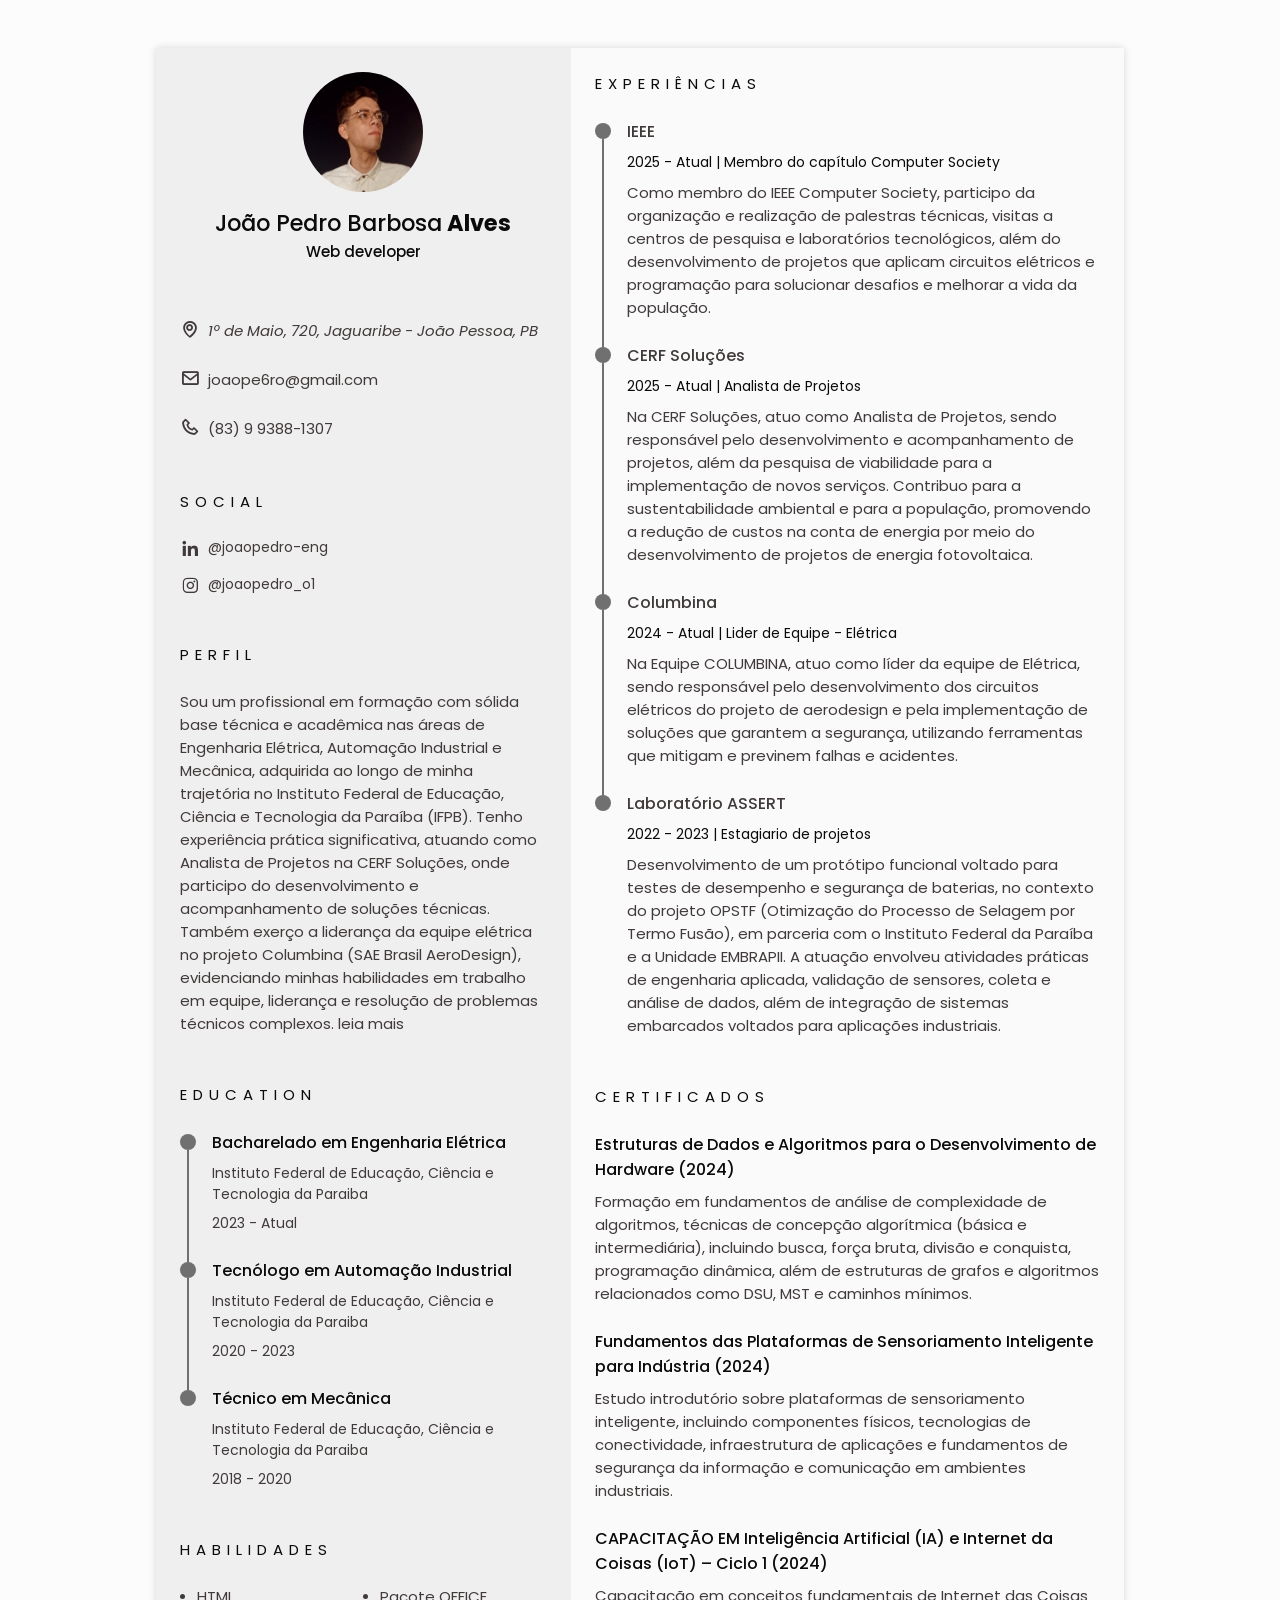
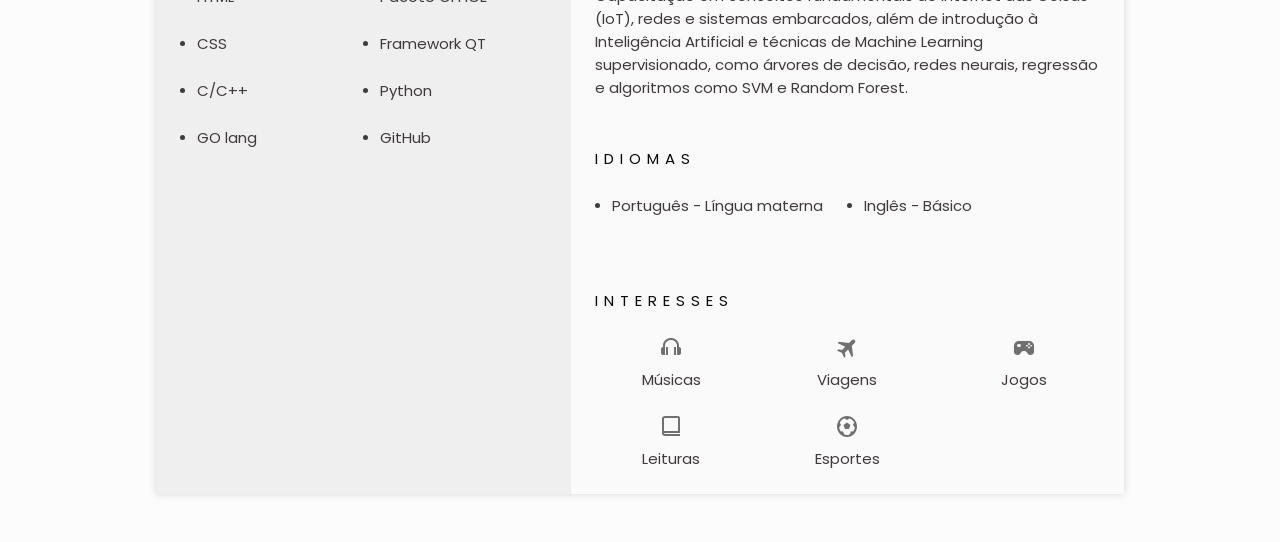
<file: index.html>
<!DOCTYPE html>
<html lang="en">
<head>
    <meta charset="UTF-8">
    <meta http-equiv="X-UA-Compatible" content="IE=edge" />
    <meta name="viewport" content="width=device-width, initial-scale=1.0">

    <!--======== BOX ICONS ========-->
    <link rel="stylesheet" href="https://cdn.jsdelivr.net/npm/boxicons@latest/css/boxicons.min.css">

    <!--=========== CSS ===========-->
    <link rel="stylesheet" type="text/css" href="styles/styles.css">

    <title>Responsive resume cv</title>
</head>

<body>
    <main class="l-main bd-container">
        <div class="resume">
            <div class="resume_left">
                <!--========== HOME ==========-->
                <section class="home" id="home">
                    <div class="home_container section bd-grid">
                        <div class="home_data">
                            <img src="imgs/Perfil.jpg" alt="Perfil" class="home_img">
                            <h1 class="home_title">João Pedro Barbosa<strong> Alves</strong></h1>
                            <h3 class="home_profession">Web developer</h3>
                        </div>

                        <div class="home_address">
                            <span class="home_infomation">
                                <a href="https://maps.app.goo.gl/ZeMB1B24G6KZFzXH8" target="_blank" class="home_link">
                                    <i class='bx bx-map section_icon' ></i> 
                                    <address>1º de Maio, 720, Jaguaribe - João Pessoa, PB</address>
                                </a>
                            </span>
                            <span class="home_infomation">
                                <a href="mailto:joaope6ro@gmail.com" target="_blank" class="home_link">
                                    <i class='bx bx-envelope section_icon' ></i>joaope6ro@gmail.com
                                </a>
                            </span>
                            <span class="home_infomation">
                                <a href="tel:+5583993881307" target="_blank" class="home_link">
                                    <i class='bx bx-phone section_icon' ></i>(83) 9 9388-1307
                                </a>
                            </span>
                        </div>
                    </div>
                </section>

                <!--========== SOCIAL ==========-->
                <section class="social section" id="social">
                    <h2 class="section_title">SOCIAL</h2>
                    <div class="social_container bd-grid">
                        <a href="https://www.linkedin.com/in/joaopedro-eng" target="_blank" class="social_link">
                            <i class='bx bxl-linkedin section_icon' ></i>@joaopedro-eng
                        </a>
                        <a href="https://www.instagram.com" target="_blank" class="social_link">
                            <i class='bx bxl-instagram section_icon' ></i>@joaopedro_o1
                        </a>
                    </div>
                </section>

                <!--==================== PROFILE ====================-->
                <section class="profile section" id="profile">
                    <h2 class="section_title">Perfil</h2>
                    <p class="profile_description">
                        Sou um profissional em formação com sólida base técnica e acadêmica nas áreas de Engenharia Elétrica, 
                        Automação Industrial e Mecânica, adquirida ao longo de minha trajetória no Instituto Federal de 
                        Educação, Ciência e Tecnologia da Paraíba (IFPB). Tenho experiência prática significativa, atuando como 
                        Analista de Projetos na CERF Soluções, onde participo do desenvolvimento e acompanhamento de soluções técnicas. 
                        Também exerço a liderança da equipe elétrica no projeto Columbina (SAE Brasil AeroDesign), evidenciando minhas 
                        habilidades em trabalho em equipe, liderança e resolução de problemas técnicos complexos.
                        <a href="pages/resumo.html" class="home_link"> leia mais</a></p>
                    </p>
                </section>

                <!--=================== EDUCATION ===================-->
                <section class="education section" id="education">
                    <h2 class="section_title">EDUCATION</h2>

                    <div class="education_container bd-grid">

                        <div class="education_content">
                            <div class="education_time">
                                <span class="education_rounder"></span>
                                <span class="education_line"></span>
                            </div>

                            <div class="education_data bd-grid">
                                <h3 class="education_title">Bacharelado em Engenharia Elétrica</h3>
                                <span class="education_studies">
                                    <a href="https://www.ifpb.edu.br" class="education_link">
                                        Instituto Federal de Educação, Ciência e Tecnologia da Paraiba
                                    </a>
                                </span>
                                <span class="education_year">2023 - Atual</span>
                            </div>
                        </div>

                        <div class="education_content">
                            <div class="education_time">
                                <span class="education_rounder"></span>
                                <span class="education_line"></span>
                            </div>

                            <div class="education_data bd-grid">
                                <h3 class="education_title">Tecnólogo em Automação Industrial</h3>
                                <span class="education_studies">
                                    <a href="https://www.ifpb.edu.br" class="education_link">
                                        Instituto Federal de Educação, Ciência e Tecnologia da Paraiba
                                    </a>
                                </span>
                                <span class="education_year">2020 - 2023</span>
                            </div>
                        </div>

                        <div class="education_content">
                            <div class="education_time">
                                <span class="education_rounder"></span>
                                <!--<span class="education_line"></span>-->
                            </div>

                            <div class="education_data bd-grid">
                                <h3 class="education_title">Técnico em Mecânica</h3>
                                <span class="education_studies">
                                    <a href="https://www.ifpb.edu.br" class="education_link">
                                        Instituto Federal de Educação, Ciência e Tecnologia da Paraiba
                                    </a>
                                </span>
                                <span class="education_year">2018 - 2020</span>
                            </div>
                        </div>
                    </div>
                </section>

                <!--========================= SKILLS =========================-->
                <section class="skills section" id="skills">
                    <h2 class="section_title">Habilidades</h2>

                    <div class="skills_content bd-grid">
                        <ul class="skills_data">
                            <li class="skills_name">
                                <span class="skills_circle"></span> HTML
                            </li>

                            <li class="skills_name">
                                <span class="skills_circle"></span> CSS
                            </li>

                            <li class="skills_name">
                                <span class="skills_circle"></span> C/C++
                            </li>

                            <li class="skills_name">
                                <span class="skills_circle"></span> GO lang
                            </li>
                        </ul>

                        <ul class="skills_data">
                            <li class="skills_name">
                                <span class="skills_circle"></span> Pacote OFFICE
                            </li>

                            <li class="skills_name">
                                <span class="skills_circle"></span> Framework QT
                            </li>

                            <li class="skills_name">
                                <span class="skills_circle"></span> Python
                            </li>

                            <li class="skills_name">
                                <span class="skills_circle"></span> GitHub
                            </li>
                        </ul>
                    </div>
                </section>
            </div>

            <div class="resume_right">
                <!--=============== EXPERIENCE ===============-->
                <section class="experience section" id="experience">
                    <h2 class="section_title">Experiências</h2>

                    <div class="experience_container bd-grid">

                        <div class="experience_content">
                            <div class="experience_time">
                                <span class="experience_rounder"></span>
                                <span class="experience_line"></span>
                            </div>

                            <div class="experience_data bd-grid">
                                <h3 class="experience_title"><a href="https://www.computer.org/" target="_blank" rel="noopener noreferrer" class="education_link">IEEE</a></h3>
                                <span class="experience_company">2025 - Atual | Membro do capítulo Computer Society</span>
                                <p class="experience_description">Como membro do IEEE Computer Society, participo da organização 
                                    e realização de palestras técnicas, visitas a centros de pesquisa e laboratórios tecnológicos, 
                                    além do desenvolvimento de projetos que aplicam circuitos elétricos e programação para 
                                    solucionar desafios e melhorar a vida da população.</p>
                            </div>
                        </div>

                        <div class="experience_content">
                            <div class="experience_time">
                                <span class="experience_rounder"></span>
                                <span class="experience_line"></span>
                            </div>

                            <div class="experience_data bd-grid">
                                <h3 class="experience_title">
                                    <a href="https://www.cerfsolucoes.com.br/" target="_blank" rel="noopener noreferrer" class="education_link">
                                        CERF Soluções
                                    </a>
                                </h3>
                                <span class="experience_company">2025 - Atual | Analista de Projetos</span>
                                <p class="experience_description">Na CERF Soluções, atuo como Analista de Projetos, sendo responsável 
                                    pelo desenvolvimento e acompanhamento de projetos, além da pesquisa de viabilidade para a 
                                    implementação de novos serviços. Contribuo para a sustentabilidade ambiental e para a população, 
                                    promovendo a redução de custos na conta de energia por meio do desenvolvimento de projetos de energia 
                                    fotovoltaica.</p>
                            </div>
                        </div>

                        <div class="experience_content">
                            <div class="experience_time">
                                <span class="experience_rounder"></span>
                                <span class="experience_line"></span>
                            </div>

                            <div class="experience_data bd-grid">
                                <h3 class="experience_title">
                                    <a href="https://saebrasil.org.br/programas-estudantis/aero-design-sae-brasil/" target="_blank" rel="noopener noreferrer" class="education_link">
                                        Columbina
                                    </a>
                                </h3>
                                <span class="experience_company">2024 - Atual | Lider de Equipe - Elétrica</span>
                                <p class="experience_description">Na Equipe COLUMBINA, atuo como líder da equipe de Elétrica, sendo responsável 
                                    pelo desenvolvimento dos circuitos elétricos do projeto de aerodesign e pela implementação de soluções que 
                                    garantem a segurança, utilizando ferramentas que mitigam e previnem falhas e acidentes.</p>
                            </div>
                        </div>

                        <div class="experience_content">
                            <div class="experience_time">
                                <span class="experience_rounder"></span>
                                <!--<span class="experience_line"></span>-->
                            </div>

                            <div class="experience_data bd-grid">
                                <h3 class="experience_title">
                                    <a href="https://www.ifpb.edu.br/polodeinovacao/laboratorios/assert-1" target="_blank" rel="noopener noreferrer" class="education_link">
                                        Laboratório ASSERT
                                    </a>
                                </h3>
                                <span class="experience_company">2022 - 2023 | Estagiario de projetos</span>
                                <p class="experience_description">
                                    Desenvolvimento de um protótipo funcional voltado para testes de desempenho e 
                                    segurança de baterias, no contexto do projeto OPSTF (Otimização do Processo de 
                                    Selagem por Termo Fusão), em parceria com o Instituto Federal da Paraíba e a 
                                    Unidade EMBRAPII. A atuação envolveu atividades práticas de engenharia aplicada, 
                                    validação de sensores, coleta e análise de dados, além de integração de sistemas 
                                    embarcados voltados para aplicações industriais.
                                </p>
                            </div>
                        </div>
                    </div>
                </section>

                <!--=============== CERTIFICATES ===============-->
                <section class="certificate section" id="certificate">
                    <h2 class="section_title">Certificados</h2>

                    <div class="certificate_container bd-grid">
                        <div class="certificate_content">
                            <h3 class="certificate_title">
                                Estruturas de Dados e Algoritmos para o Desenvolvimento de Hardware (2024)
                            </h3>
                            <p class="certificate_description">
                                Formação em fundamentos de análise de complexidade de algoritmos, técnicas de 
                                concepção algorítmica (básica e intermediária), incluindo busca, força bruta, 
                                divisão e conquista, programação dinâmica, além de estruturas de grafos e 
                                algoritmos relacionados como DSU, MST e caminhos mínimos.
                            </p>
                        </div>

                        <div class="certificate_content">
                            <h3 class="certificate_title">
                                Fundamentos das Plataformas de Sensoriamento Inteligente para Indústria (2024)
                            </h3>
                            <p class="certificate_description">
                                Estudo introdutório sobre plataformas de sensoriamento inteligente, incluindo 
                                componentes físicos, tecnologias de conectividade, infraestrutura de aplicações e 
                                fundamentos de segurança da informação e comunicação em ambientes industriais.
                            </p>
                        </div>

                        <div class="certificate_content">
                            <h3 class="certificate_title">
                                CAPACITAÇÃO EM Inteligência Artificial (IA) e Internet da Coisas (IoT) – Ciclo 1 (2024)</h3>
                            <p class="certificate_description">
                                Capacitação em conceitos fundamentais de Internet das Coisas (IoT), 
                                redes e sistemas embarcados, além de introdução à Inteligência Artificial 
                                e técnicas de Machine Learning supervisionado, como árvores de decisão, 
                                redes neurais, regressão e algoritmos como SVM e Random Forest.
                            </p>
                        </div>
                    </div>
                </section>

                <!--=============== LANGUAGES ===============-->
                <section class="language section" id="language">
                    <h2 class="section_title">Idiomas</h2>

                    <div class="language_container">
                        <ul class="language_content bd-grid">
                            <li class="language_name">
                                <span class="language_circle"></span> Português - Língua materna
                            </li>

                            <li class="language_name">
                                <span class="language_circle"></span> Inglês - Básico
                            </li>
                        </ul>
                    </div>
                </section>

                <!--=============== INTERESTS ===============-->
                <section class="interest section" id="interest">
                    <h2 class="section_title">interesses</h2>

                    <div class="interest_container bd-grid">
                        <div class="interest_content">
                            <i class='bx bx-headphone interest_icon'></i>
                            <span class="interest_name">Músicas</span>
                        </div>

                        <div class="interest_content">
                            <i class='bx bxs-plane-alt interest_icon' ></i>
                            <span class="interest_name">Viagens</span>
                        </div>

                        <div class="interest_content">
                            <i class='bx bxs-joystick interest_icon' ></i>
                            <span class="interest_name">Jogos</span>
                        </div>

                        <div class="interest_content">
                            <i class='bx bx-book-alt interest_icon' ></i>
                            <span class="interest_name">Leituras</span>
                        </div>

                        <div class="interest_content">
                            <i class='bx bx-football interest_icon'></i>
                            <span class="interest_name">Esportes</span>
                        </div>
                    </div>
                </section>
            </div>
        </div>
    </main>

    <!--================ SCROLLTOP ================-->
    <a href="#" class="scrolltop" id="scrolltop">
        <i class='bx bx-up-arrow-alt scrolltop_icon'></i>
    </a>
</body>
</html>
</file>
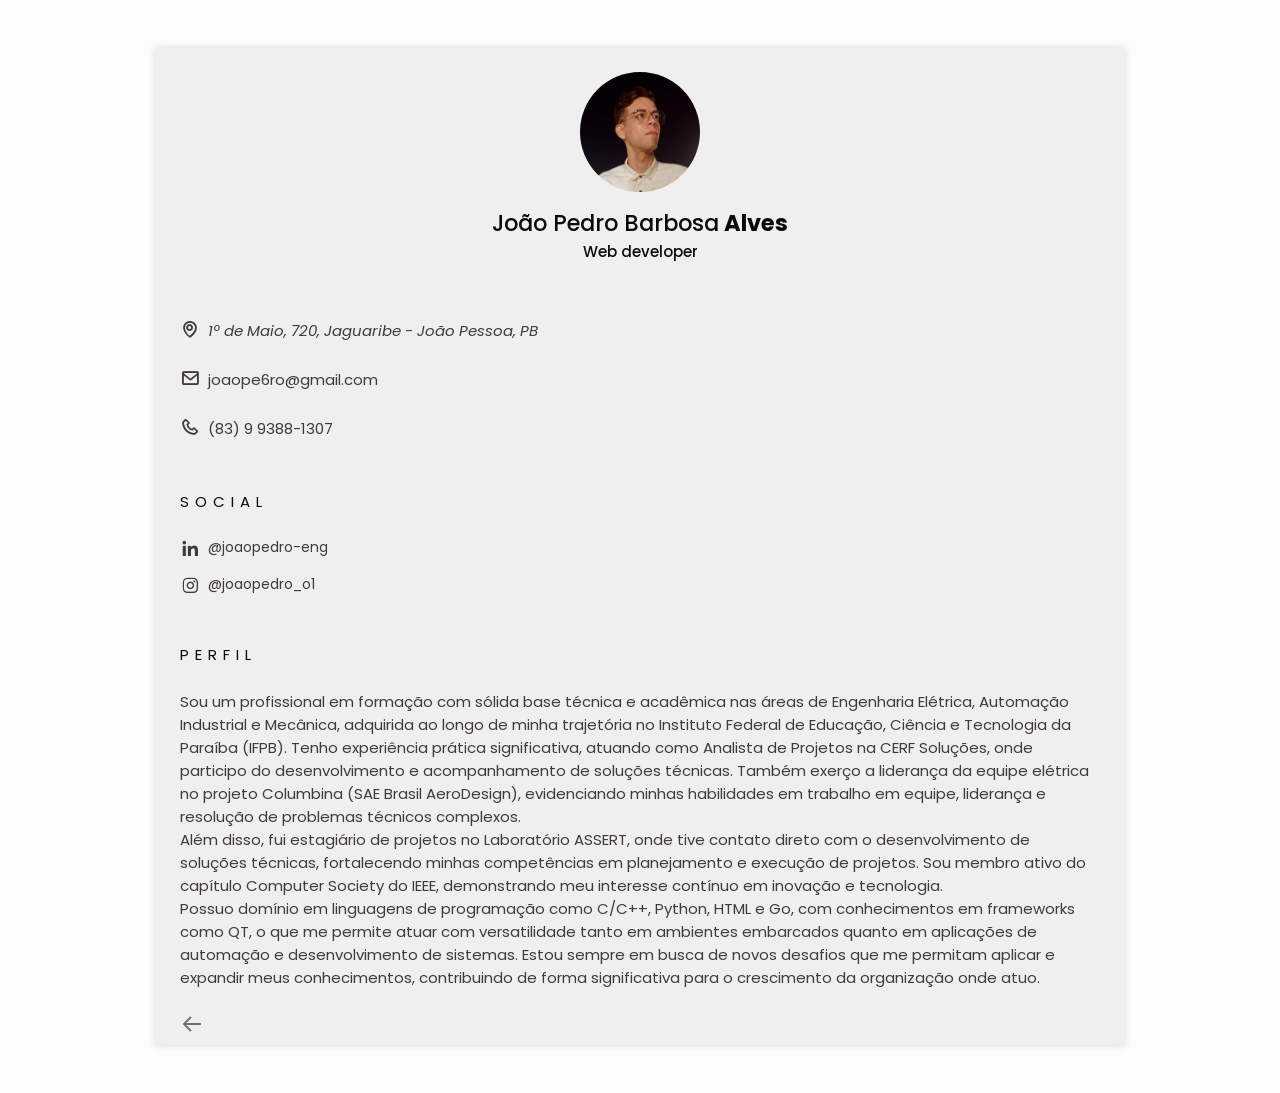
<file: pages/resumo.html>
<!DOCTYPE html>
<html lang="en">
<head>
    <meta charset="UTF-8">
    <meta http-equiv="X-UA-Compatible" content="IE=edge" />
    <meta name="viewport" content="width=device-width, initial-scale=1.0">

    <!--======== BOX ICONS ========-->
    <link rel="stylesheet" href="https://cdn.jsdelivr.net/npm/boxicons@latest/css/boxicons.min.css">

    <!--=========== CSS ===========-->
    <link rel="stylesheet" href="../styles/styles.css">

    <title>Responsive resume cv</title>
</head>

<body>
    <main class="l-main bd-container">
        <div class="resume2">
            <div class="resume_left">
                <!--========== HOME ==========-->
                <section class="home" id="home">
                    <div class="home_container section bd-grid">
                        <div class="home_data">
                            <img src="../imgs/Perfil.jpg" alt="Perfil" class="home_img">
                            <h1 class="home_title">João Pedro Barbosa<strong> Alves</strong></h1>
                            <h3 class="home_profession">Web developer</h3>
                        </div>

                        <div class="home_address">
                            <span class="home_infomation">
                                <a href="https://maps.app.goo.gl/ZeMB1B24G6KZFzXH8" target="_blank" class="home_link">
                                    <i class='bx bx-map section_icon' ></i> 
                                    <address>1º de Maio, 720, Jaguaribe - João Pessoa, PB</address>
                                </a>
                            </span>
                            <span class="home_infomation">
                                <a href="mailto:joaope6ro@gmail.com" target="_blank" class="home_link">
                                    <i class='bx bx-envelope section_icon' ></i>joaope6ro@gmail.com
                                </a>
                            </span>
                            <span class="home_infomation">
                                <a href="tel:+5583993881307" target="_blank" class="home_link">
                                    <i class='bx bx-phone section_icon' ></i>(83) 9 9388-1307
                                </a>
                            </span>
                        </div>
                    </div>
                </section>

                <!--========== SOCIAL ==========-->
                <section class="social section" id="social">
                    <h2 class="section_title">SOCIAL</h2>
                    <div class="social_container bd-grid">
                        <a href="https://www.linkedin.com/in/joaopedro-eng" target="_blank" class="social_link">
                            <i class='bx bxl-linkedin section_icon' ></i>@joaopedro-eng
                        </a>
                        <a href="https://www.instagram.com" target="_blank" class="social_link">
                            <i class='bx bxl-instagram section_icon' ></i>@joaopedro_o1
                        </a>
                    </div>
                </section>

                <!--==================== PROFILE ====================-->
                <section class="profile2 section" id="profile">
                    <h2 class="section_title">Perfil</h2>
                    <p class="profile_description">
                        Sou um profissional em formação com sólida base técnica e acadêmica nas áreas de Engenharia Elétrica, 
                        Automação Industrial e Mecânica, adquirida ao longo de minha trajetória no Instituto Federal de 
                        Educação, Ciência e Tecnologia da Paraíba (IFPB). Tenho experiência prática significativa, atuando como 
                        Analista de Projetos na CERF Soluções, onde participo do desenvolvimento e acompanhamento de soluções técnicas. 
                        Também exerço a liderança da equipe elétrica no projeto Columbina (SAE Brasil AeroDesign), evidenciando minhas 
                        habilidades em trabalho em equipe, liderança e resolução de problemas técnicos complexos.
                    </p>

                    <p class="profile_description">
                        Além disso, fui estagiário de projetos no Laboratório ASSERT, onde tive contato direto com o desenvolvimento de soluções técnicas, 
                        fortalecendo minhas competências em planejamento e execução de projetos. 
                        Sou membro ativo do capítulo Computer Society do IEEE, demonstrando meu interesse contínuo em inovação e tecnologia.
                    </p>
                    <p class="profile_description">
                        Possuo domínio em linguagens de programação como C/C++, 
                        Python, HTML e Go, com conhecimentos em frameworks como QT, 
                        o que me permite atuar com versatilidade tanto em ambientes 
                        embarcados quanto em aplicações de automação e desenvolvimento de sistemas. 
                        Estou sempre em busca de novos desafios que me permitam aplicar e expandir meus conhecimentos, 
                        contribuindo de forma significativa para o crescimento da organização onde atuo.
                    </p>
                </section>
                <a href="../index.html" class="btn"><i class='bx bx-arrow-back interest_icon'></i></a>
            </div>
        </div>
    </main>

    <!--================ SCROLLTOP ================-->
    <a href="#" class="scrolltop" id="scrolltop">
        <i class='bx bx-up-arrow-alt scrolltop_icon'></i>
    </a>
</body>
</html>
</file>
<file: styles/styles.css>
/*===== GOOGLE FONTS =====*/
@import url('https://fonts.googleapis.com/css2?family=Poppins:wght@400;500;600&display=swap');

/*===== VARIABLES CSS =====*/
:root {
    --header-height: 3rem;
    
    /*========== Colors ==========*/
    --title-color: #0B0A0A;
    --text-color: #403A3A;
    --text-color-light: #707070;
    --container-color: #FAFAFA;
    --container-color-alt: #F0EFEF;
    --body-color: #FCFCFC;
  
    /*========== Font and typography ==========*/
    --body-font: 'Poppins', sans-serif;
    --h1-font-size: 24px;
    --h2-font-size: 20px;
    --h3-font-size: 16px;
    --normal-font-size: 15px;
    --small-font-size: 14px;
    --smaller-font-size: 13px;
  
    /*========== Font weight ==========*/
    --font-medium: 500;
    --font-semi-bold: 600;
  
    /*========== Margenes ==========*/
    --mb-1: 8px;
    --mb-2: 16px;
    --mb-3: 24px;
  
    /*========== z index ==========*/
    --z-tooltip: 10;
    --z-fixed: 100;
}

*,::before,::after{
    box-sizing: border-box;
}

html{
    scroll-behavior: smooth;
}

body{
    margin: 0 20px var(--header-height) 20px;
    padding: 0;
    font-family: var(--body-font);
    font-size: var(--normal-font-size);
    background-color: var(--body-color);
    color: var(--text-color);
}

h1, h2, h3, ul, p{
    margin: 0;
}

h1, h2, h3{
    color: var(--title-color);
    font-weight: var(--font-medium);
}

ul{
    padding: 0;
    list-style: none;
}

a{
    text-decoration: none;
}

img{
    max-width: 100%;
    height: auto;
}

/*===== CLASS CSS =====*/
.section{
    padding: 24px 0;
}

.section_title{
    font-size: var(--h2-font-size);
    color: var(--title-color);
    font: var(--font-semi-bold);
    text-transform: uppercase;
    letter-spacing: 6px;
    text-align: center;
    margin-bottom: var(--mb-3);
}

.section_icon{
    font-size: 20px;
    margin-right: 8px;
}

/*===== LAYOUT =====*/
.bd-container{
    max-width: 968px;
    width: calc(100% - 48px);
    margin-left: var(--mb-3);
    margin-right: var(--mb-3);
}

.bd-grid{
    display: grid;
    gap: 24px;
}


/*========== HOME ==========*/
.home{
    position: relative;
}

.home_container{
    gap: 48px;
}

.home_data{
    gap: 8px;
    text-align: center;
}

.home_img{
    width: 120px;
    height: 120px;
    border-radius: 50%;
    justify-self: center;
    margin-bottom: var(--mb-1);
}

.home_title{
    font-family: var(--h1-font-size);
}

.home_profession{
    font-size: var(--normal-font-size);
    margin-bottom: var(--mb-1);
}

.home_address{
    display: grid;
    gap: 24px;
}

.home_information{
    display: inline-flex;
    align-items: center;
    font-size: var(--small-font-size);
}

.home_link{
    display: inline-flex;
    color: var(--text-color);
}

.home_link:hover{
    color: var(--title-color);
}

/*============================= SOCIAL =============================*/
.social_container{
    grid-template-columns: max-content;
    gap: 16px;
}

.social_link{
    display: inline-flex;
    align-items: center;
    font-size: var(--small-font-size);
    color: var(--text-color);
}

.social_link:hover{
    color: var(--title-color);
}

/*============================ PROFILE ============================*/
.profile_description{
    text-align: center;
}

/*=================== EDUCATION AND EXPERIENCE ====================*/
.education_content,
.experience_content{
    display: flex;
}

.education_time,
.experience_time{
    padding-right: 16px;
}

.education_rounder,
.experience_rounder{
    position: relative;
    display: block;
    width: 16px;
    height: 16px;
    background-color: var(--text-color-light);
    border-radius: 50%;
    margin-top: 4px;
}

.education_line,
.experience_line{
    display: block;
    width: 2px;
    height: 110%;
    background-color: var(--text-color-light);
    transform: translate(7px, 0);
}

.education_data,
.experience_data{
    gap: 8px;
}

.education_title,
.experience_title{
    font-size: var(--h3-font-size);
}

.education_studies,
.experience_company{
    font-size: var(--small-font-size);
    color: var(--title-color);
}

.education_year{
    font-size: var(--small-font-size);
}

.education_link{
    color: var(--text-color);
}

.education_link:hover{
    color: var(--title-color);
}

/*========== SKILLS AND LANGUAGES ==========*/
.skills_content,
.language_content{
    grid-template-columns: repeat(2, 1fr);
    gap: 0;
}

.skills_name,
.language_name{
    display: flex;
    align-items: center;
    margin-bottom: var(--mb-3);
}

.skills_circle,
.language_circle{
    display: inline-block;
    width: 5px;
    height: 5px;
    background-color: var(--text-color);
    border-radius: 50%;
    margin-right: 12px;
}

/*========== CERTIFICATES ==========*/
.certificate_title{
    font-size: var(--h3-font-size);
    margin-bottom: var(--mb-1);
}

/*========== INTERESTS ==========*/

.interest_container{
    grid-template-columns: repeat(3, 1fr);
    margin-top: var(--mb-2);
}

.interest_content{
    display: flex;
    flex-direction: column;
    align-items: center;
}

.interest_icon{
    font-size: 24px;
    color: var(--text-color-light);
    margin-bottom: 8px;
}

.interest_icon:hover{
    font-size: 24px;
    color: var(--text-color);
    margin-bottom: 8px;
}

/*=================== SCROLLTOP ===================*/
.scrolltop{
    position: fixed;
    right: 16px;
    bottom: 80px;
    display: flex;
    justify-content: center;
    align-items: center;
    padding: 5px;
    background-color: var(--container-color-alt);
    border-radius: 7px;
    z-index: var(--z-tooltip);
    transition: .4s;
    /*visibility: hidden;*/
}

.scrolltop_icon{
    font-size: 20px;
    color: var(--text-color);
}

.btn{
    padding: 16px 0;
}
@media screen and (min-width: 968px){
    body{
        margin: 48px 0;
    }

    .bd-container{
        margin-left: auto;
        margin-right: auto;
    }

    .l-header,
    .scrolltop{
        display: none;
    }

    .resume{
        display: grid;
        grid-template-columns: .75fr 1fr;
        background-color: var(--container-color);
        box-shadow: 0 0 8px rgba(13, 12, 12, .15);
    }

    .resume2{
        display: grid;
        /*grid-template-columns: .75fr 1fr;*/
        background-color: var(--container-color);
        box-shadow: 0 0 8px rgba(13, 12, 12, .15);
    }

    .resume_left{
        background-color: var(--container-color-alt);
    }

    .resume_left,
    .resume_right{
        padding: 0 24px;
    }

    .section_title,
    .profile_description{
        text-align: initial;
    }
}
</file>
